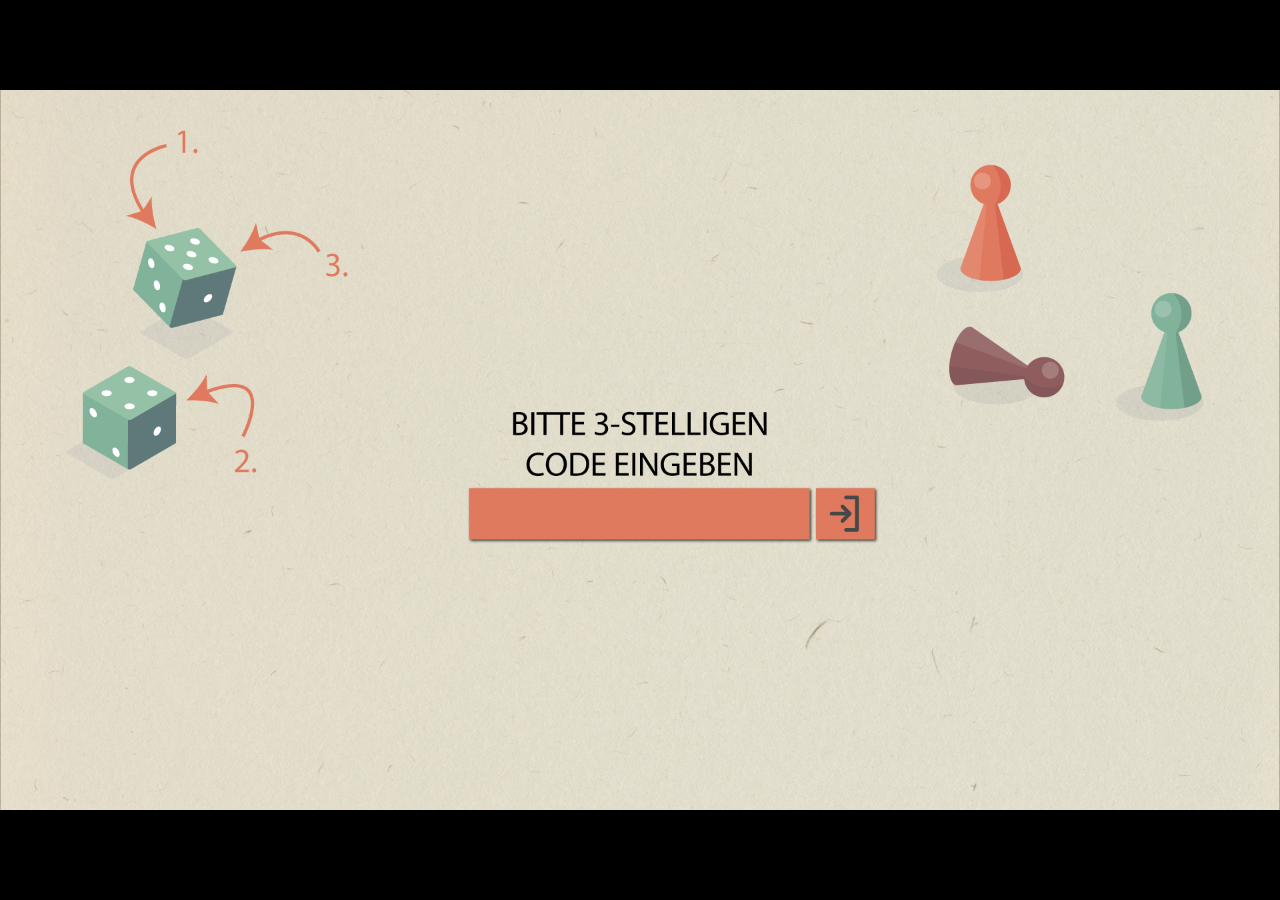
<file: index.html>
<!doctype html>
<html lang="en">
<head>
    <meta charset="UTF-8" />
    <title>Invitation</title>
    <link rel="stylesheet" href="src/css/main.css">
    <!-- <link rel="preload" as="font" href="assets/Gin Font/Desktop-Gin-TTF/TTF Fonts/Gin-Regular.ttf" type="font/ttf" />
    <link rel="preload" as="font" href="assets/Bebas neue pro/Bebas Neue Pro Regular.otf" type="font/otf" /> -->

    <script type="text/javascript" src="src/js/phaser.3.55.2.min.js"></script>
    <script type="text/javascript" src="src/js/css.js"></script>
    <script type="text/javascript" src="src/js/webfont.js"></script>

    <script type="text/javascript" src="answer.js"></script>
    <script type="text/javascript" src="app/scenes/Scene0.js"></script>
    <script type="text/javascript" src="app/scenes/Scene1.js"></script>

    <script type="text/javascript" src="app/game.js"></script>



</head></head>
<body>
  <div id="gameDiv"></div>
</body>
</html>
</file>
<file: src/css/main.css>
body{
  margin: 0px;
  padding: 0px;
  overflow: hidden;
  height: 100%;
  background-color: #000000;
}

input {
  background-color:rgba(0, 0, 0, 0);
  color: black;
  border: none;
  outline: none;
  width: 505px;
  font-size: 32px;
  height: 74px;
}
</file>
